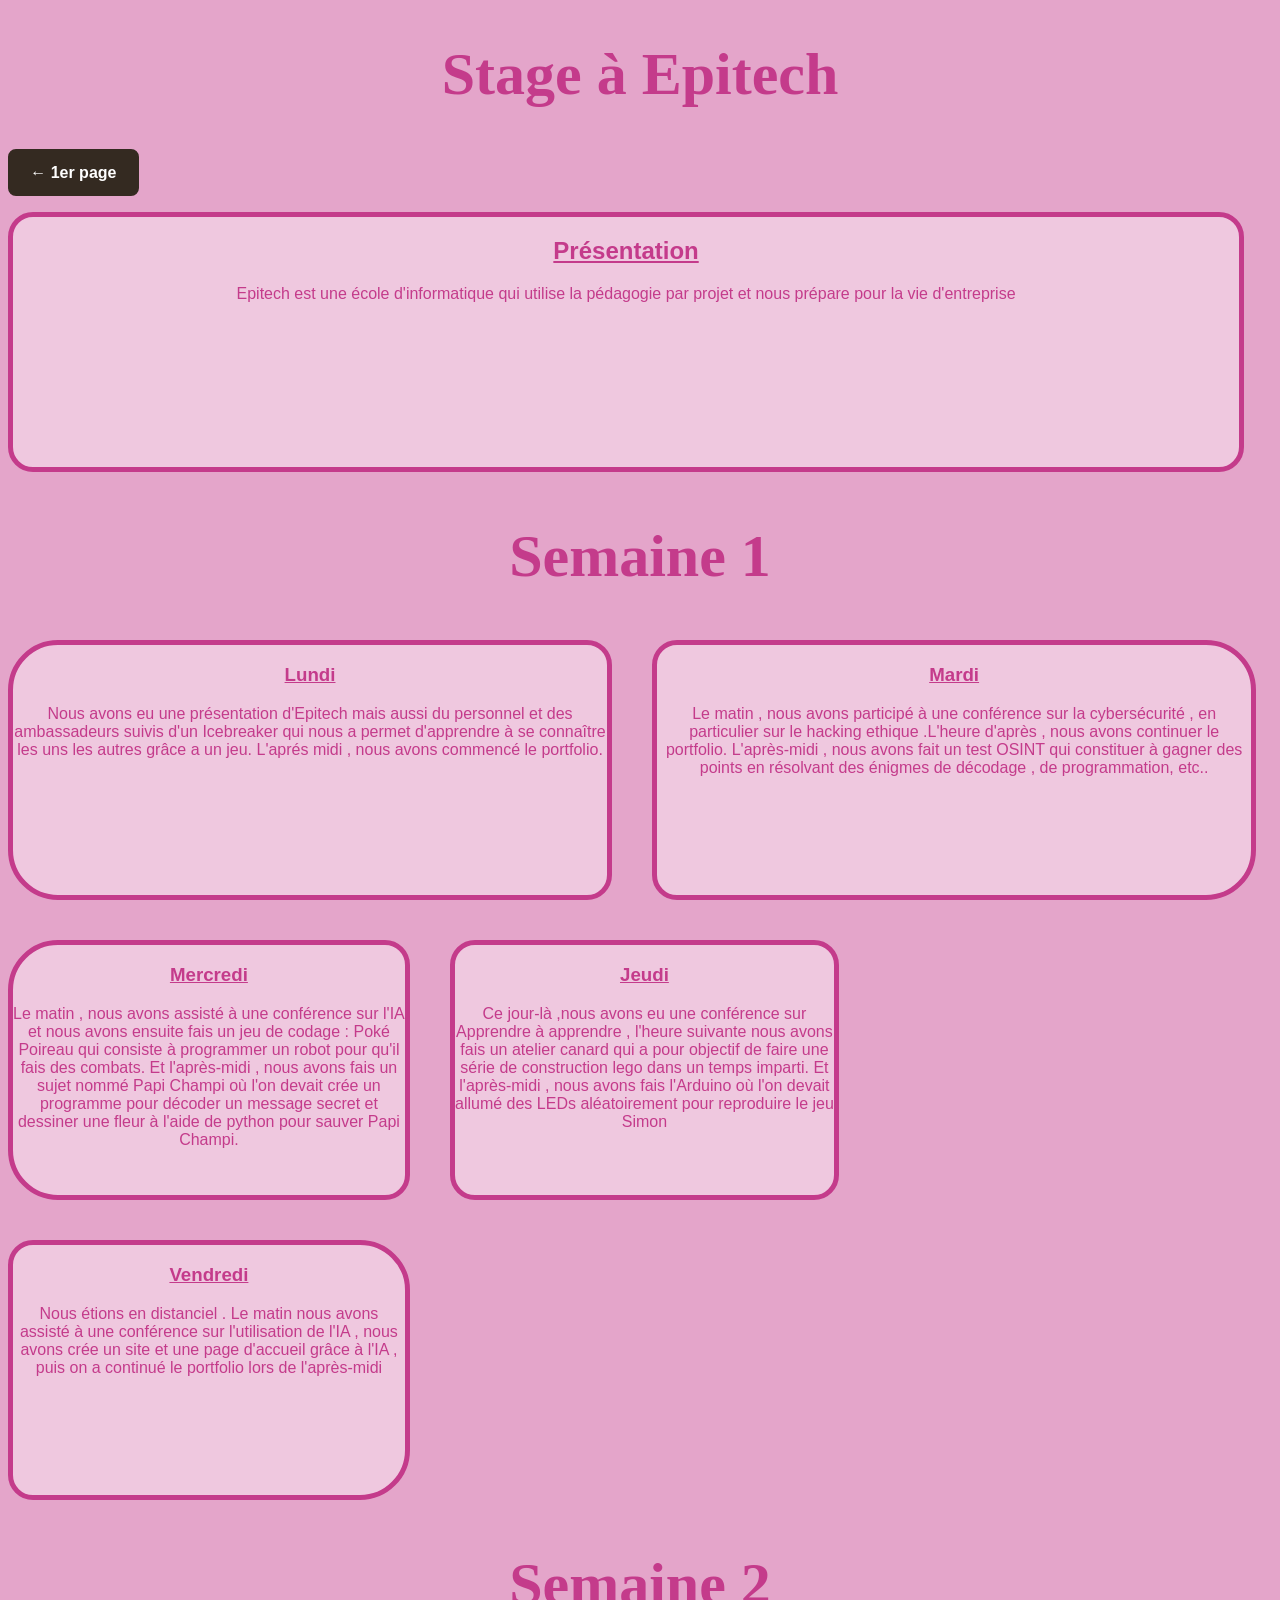
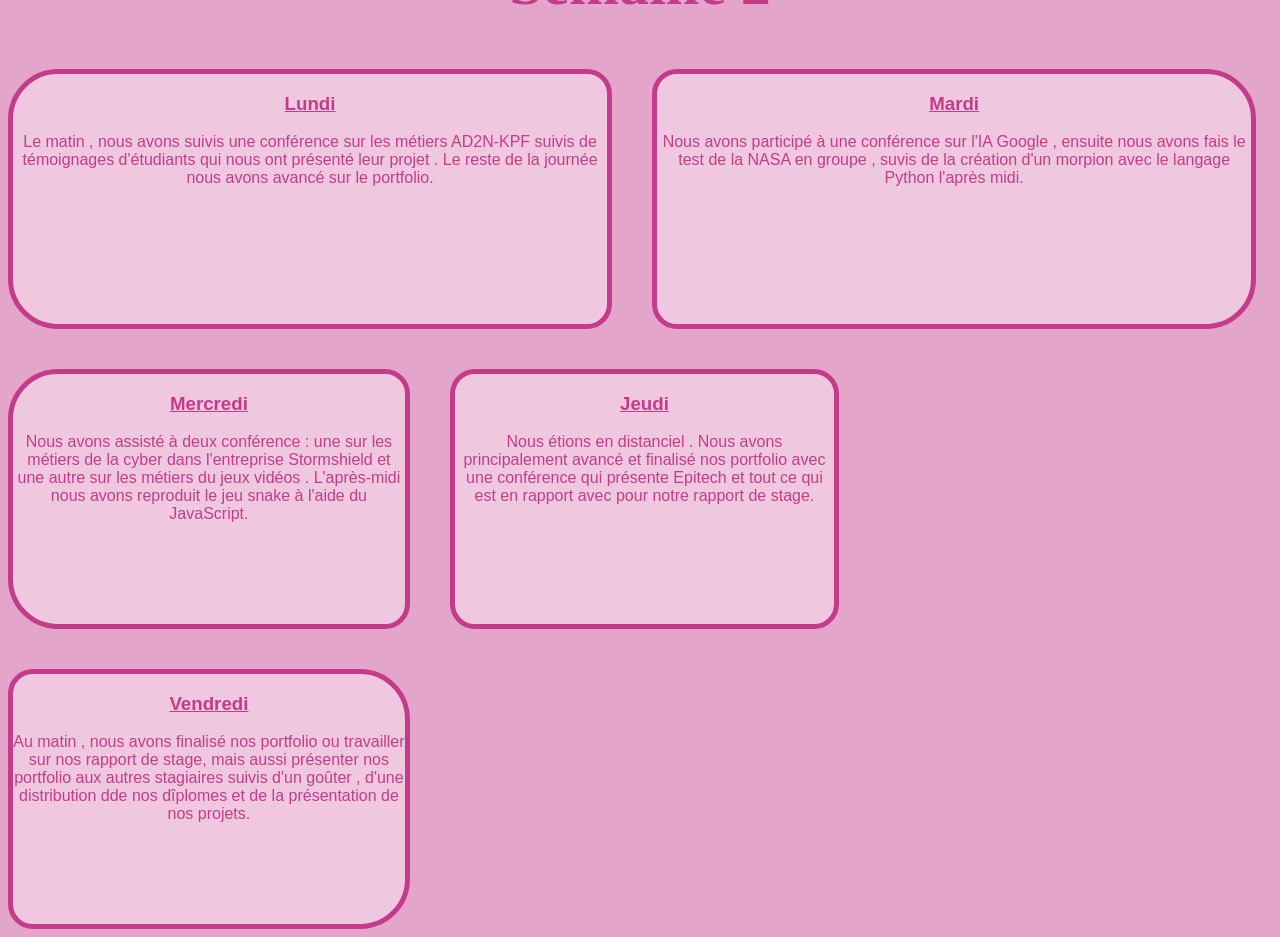
<file: chloe_d_2.html>
<!DOCTYPE html>
<html lang="fr">
  <head >
    <meta charset="UTF-8">
    <meta name="viewport" content="width=device-width, initial-scale=1.0">
    <title>Mon Portfolio - Degand</title>
    <link rel="stylesheet" href="style_Degand.css">
  </head>

  <body class="body2">
    <header class="header2">
        <h1>Stage à Epitech</h1>
    </header>

    <main>
      <section>

        <section>
            <p><a href="chloe_d.html"><button>← 1er page</button></a></p>
        </section>

        <section class="box_présentation">
            <h2><u><strong>Présentation</strong></u></h2>
             <p>Epitech est une école d'informatique qui utilise la pédagogie par projet et nous prépare pour la vie d'entreprise </p>  
        </section>

        <h1 class=" h1">Semaine 1</h1>

        <section class="container2 ">

        <section class = "box_lundi">
        <h3><strong><u>Lundi</u></strong></h3> 
        <p>Nous avons eu une présentation d'Epitech mais aussi du personnel et des ambassadeurs suivis d'un Icebreaker qui nous a permet d'apprendre à se connaître les uns les autres grâce a un jeu. L'aprés midi , nous avons commencé le portfolio.</p>
        </section>

        <section class="box_mardi">
        <h3><strong><u>Mardi</strong></u></h3> 
        <p>Le matin , nous avons participé à une conférence sur la cybersécurité , en particulier sur le hacking ethique .L'heure d'après , nous avons continuer le portfolio. L'après-midi , nous avons fait un test OSINT qui constituer à gagner des points en résolvant des énigmes de décodage , de programmation, etc..</p>
        </section>

        <section class="box_mercredi">
        <h3><strong><u>Mercredi</strong></u></h3>
        <p>Le matin , nous avons assisté à une conférence sur l'IA et nous avons ensuite fais un jeu de codage : Poké Poireau qui consiste à programmer un robot pour qu'il fais des combats. Et l'après-midi , nous avons fais un sujet nommé Papi Champi où l'on devait crée un programme pour décoder un message secret et dessiner une fleur à l'aide de python pour sauver Papi Champi.</p>
        </section>

        <section class="box_jeudi">
        <h3><strong><u>Jeudi</u></strong></h3>
        <p>Ce jour-là ,nous avons eu une conférence sur Apprendre à apprendre , l'heure suivante nous avons fais un atelier canard qui a pour objectif de faire une série de construction lego dans un temps imparti. Et l'après-midi , nous avons fais l'Arduino où l'on devait allumé des LEDs aléatoirement pour reproduire le jeu Simon</p>
        </section>

        <section class = "box_vendredi">
        <h3><u><strong>Vendredi</strong></u></h3>
        <p>Nous étions en distanciel . Le matin nous avons assisté à une conférence sur l'utilisation de l'IA , nous avons crée un site et une page d'accueil grâce à l'IA , puis on a continué le portfolio lors de l'après-midi</p>
        </section>
        </section>

          <h1 class="h1">Semaine 2</h1>
         
          <section class="container2">

        <section class="box_lundi2">
        <h3><u><strong>Lundi</strong></u></h3>  
        <p>Le matin , nous avons suivis une conférence sur les métiers AD2N-KPF suivis de témoignages d'étudiants qui nous ont présenté leur projet . Le reste de la journée nous avons avancé sur le portfolio.</p>  
        </section>

        <section class="box_mardi2">
        <h3><u><strong>Mardi</strong></u></h3> 
        <p>Nous avons participé à une conférence sur l'IA Google , ensuite nous avons fais le test de la NASA en groupe , suvis de la création d'un morpion avec le langage Python l'après midi.</p>
        </section>

        <section class="box_mercredi2">
        <h3><u><strong>Mercredi</strong></u></h3>
        <p>Nous avons assisté à deux conférence : une sur les métiers de la cyber dans l'entreprise Stormshield et une autre sur les métiers du jeux vidéos . L'après-midi nous avons reproduit le jeu snake à l'aide du JavaScript.</p>
        </section>

        <section class="box_jeudi2">
        <h3><u><strong>Jeudi</strong></u></h3>
        <p>Nous étions en distanciel . Nous avons principalement avancé et finalisé nos portfolio avec une conférence qui présente Epitech et tout ce qui est en rapport avec pour notre rapport de stage.</p>
        </section>

        <section class="box_vendredi2">
        <h3><strong><u>Vendredi</u></strong></h3>
        <p>Au matin , nous avons finalisé nos portfolio ou travailler sur nos rapport de stage, mais aussi présenter nos portfolio aux autres stagiaires suivis d'un goûter , d'une distribution dde nos dîplomes et de la présentation de nos projets.</p>
        </section>
        </section>
    </main>
  </body>
</file>
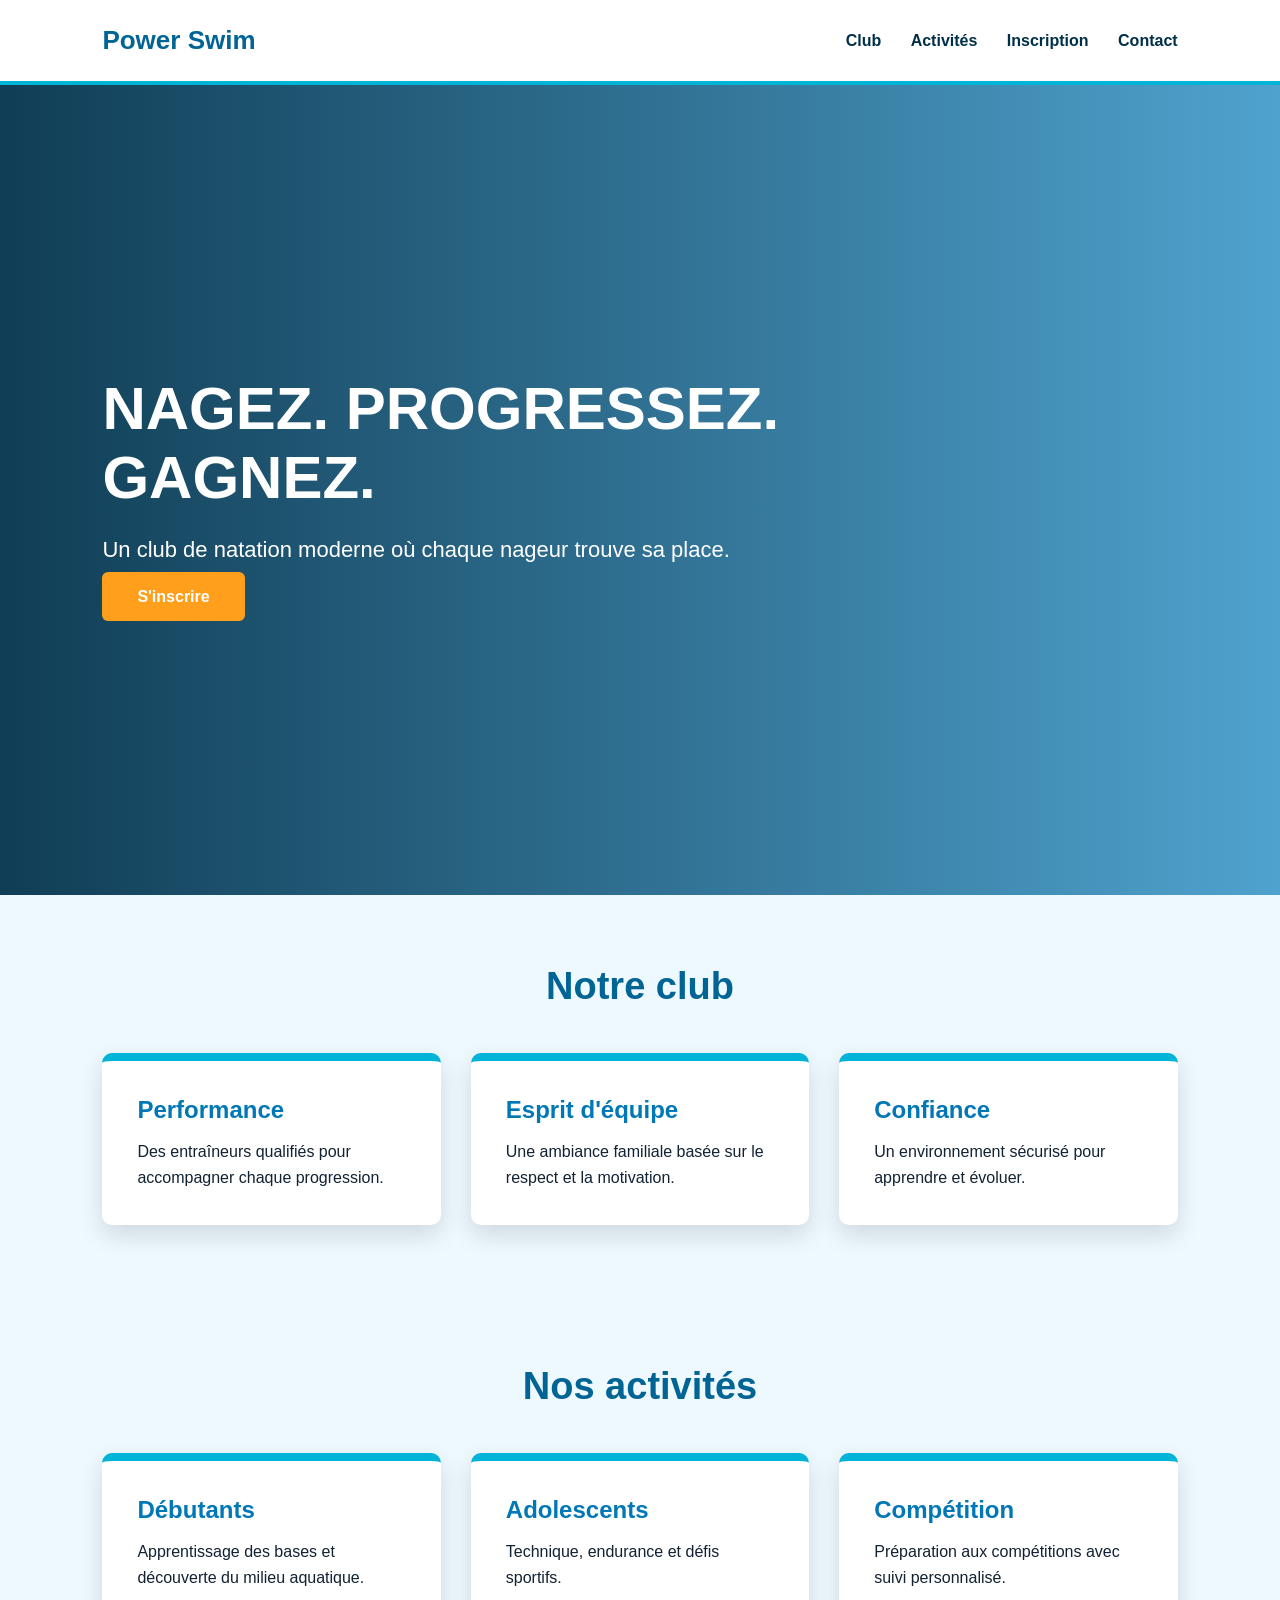
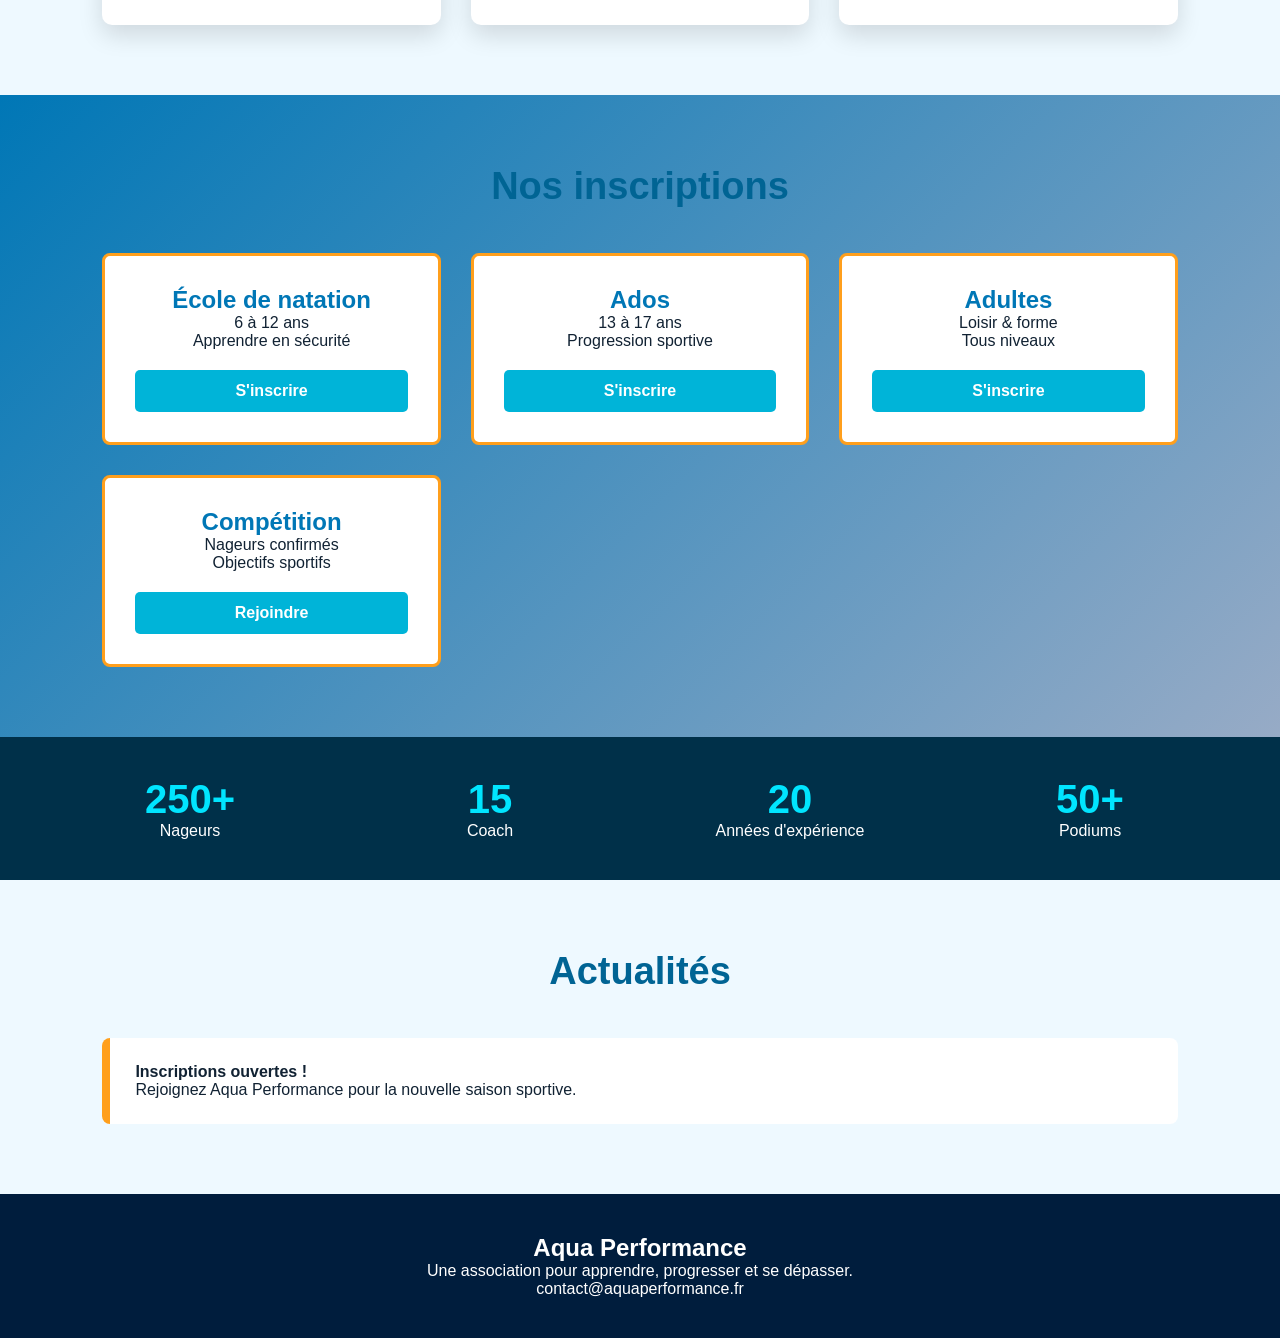
<file: site_IA.html>
<!DOCTYPE html>
<html lang="fr">

<head>

<meta charset="UTF-8">
<meta name="viewport" content="width=device-width, initial-scale=1.0">

<title>Power Swim - Club de Natation</title>


<style>

*{
margin:0;
padding:0;
box-sizing:border-box;
font-family:"Segoe UI",Arial ,sans-serif;
}


body{

background:#eef9ff;
color:#123;

}



/* HEADER */


header{

height:85px;
background:white;

display:flex;
align-items:center;
justify-content:space-between;

padding:0 8%;

border-bottom:4px solid #00b4d8;

position:sticky;
top:0;
z-index:10;

}



.logo{

font-size:26px;
font-weight:900;
color:#006494;

}


nav a{

text-decoration:none;
color:#003049;
font-weight:bold;
margin-left:25px;

}





/* HERO */


.hero{


height:90vh;

display:flex;
align-items:center;

padding:8%;


background:

linear-gradient(
90deg,
#003049ee,
#0077b6aa
),

url("https://images.unsplash.com/photo-1530549387789-4c1017266635")

center/cover;


color:white;

}



.hero h1{

font-size:60px;
max-width:700px;
text-transform:uppercase;

}



.hero p{

font-size:22px;
margin:25px 0;

}



.btn{

background:#ff9f1c;

padding:16px 35px;

border-radius:6px;

color:white;

text-decoration:none;

font-weight:bold;

}




/* SECTIONS */


section{

padding:70px 8%;

}



.title{

text-align:center;

font-size:38px;

color:#006494;

margin-bottom:45px;

}




/* CARTES */


.cards{

display:grid;

grid-template-columns:
repeat(auto-fit,minmax(260px,1fr));

gap:30px;

}




.card{

background:white;

padding:35px;

border-radius:10px;

border-top:8px solid #00b4d8;

box-shadow:
0 10px 25px #0002;


}



.card h3{

color:#0077b6;

font-size:24px;

margin-bottom:15px;

}




.card p{

line-height:1.6;

}





/* INSCRIPTIONS */


.inscription{


background:

linear-gradient(
135deg,
#0077b6,
#97abc6
);


color:white;


}



.offer{


background:white;

color:#123;

padding:30px;

border-radius:8px;

border:3px solid #ff9f1c;

text-align:center;


}



.offer h3{

color:#0077b6;

font-size:24px;

}




.offer a{


display:block;

margin-top:20px;

background:#00b4d8;

color:white;

padding:12px;

border-radius:5px;

text-decoration:none;

font-weight:bold;


}



.offer a:hover{

background:#ff9f1c;

}






/* STATISTIQUES */


.stats{


display:grid;

grid-template-columns:
repeat(auto-fit,minmax(180px,1fr));

background:#003049;

color:white;

text-align:center;

padding:40px;


}


.stats h2{

font-size:40px;

color:#00e5ff;

}





/* ACTUALITES */


.news{

background:#fff;

border-left:8px solid #ff9f1c;

padding:25px;

border-radius:8px;

}





/* FOOTER */


footer{


background:#001d3d;

color:white;

padding:40px;

text-align:center;


}




@media(max-width:700px){


header{

flex-direction:column;

height:auto;

padding:20px;

gap:15px;

}



.hero h1{

font-size:38px;

}


}



</style>


</head>


<body>




<header>


<div class="logo">
 Power Swim
</div>



<nav>

<a href="#club">Club</a>

<a href="#activites">Activités</a>

<a href="#inscription">Inscription</a>

<a href="#contact">Contact</a>


</nav>


</header>





<section class="hero">


<div>


<h1>
Nagez.
Progressez.
Gagnez.
</h1>


<p>

Un club de natation moderne où chaque nageur trouve sa place.

</p>


<a class="btn" href="#inscription">

S'inscrire

</a>


</div>


</section>








<section id="club">


<h2 class="title">

Notre club

</h2>



<div class="cards">


<div class="card">

<h3>
 Performance
</h3>

<p>
Des entraîneurs qualifiés pour accompagner chaque progression.
</p>

</div>



<div class="card">

<h3>
 Esprit d'équipe
</h3>

<p>
Une ambiance familiale basée sur le respect et la motivation.
</p>

</div>



<div class="card">

<h3>
 Confiance
</h3>

<p>
Un environnement sécurisé pour apprendre et évoluer.
</p>

</div>



</div>


</section>









<section id="activites">


<h2 class="title">

 Nos activités

</h2>



<div class="cards">


<div class="card">

<h3>
Débutants
</h3>

<p>
Apprentissage des bases et découverte du milieu aquatique.
</p>

</div>




<div class="card">

<h3>
Adolescents
</h3>

<p>
Technique, endurance et défis sportifs.
</p>

</div>





<div class="card">

<h3>
Compétition
</h3>

<p>
Préparation aux compétitions avec suivi personnalisé.
</p>

</div>


</div>


</section>








<section id="inscription" class="inscription">


<h2 class="title">

 Nos inscriptions

</h2>




<div class="cards">



<div class="offer">

<h3>
École de natation
</h3>

<p>
6 à 12 ans
<br>
Apprendre en sécurité
</p>


<a href="#">
S'inscrire

</a>

</div>




<div class="offer">

<h3>
Ados

</h3>

<p>
13 à 17 ans
<br>
Progression sportive
</p>


<a href="#">
S'inscrire

</a>

</div>




<div class="offer">

<h3>
Adultes

</h3>

<p>
Loisir & forme
<br>
Tous niveaux
</p>


<a href="#">
S'inscrire

</a>

</div>





<div class="offer">

<h3>
Compétition

</h3>

<p>
Nageurs confirmés
<br>
Objectifs sportifs
</p>


<a href="#">
Rejoindre

</a>

</div>




</div>


</section>








<div class="stats">


<div>
<h2>250+</h2>
<p>Nageurs</p>
</div>


<div>
<h2>15</h2>
<p>Coach</p>
</div>


<div>
<h2>20</h2>
<p>Années d'expérience</p>
</div>


<div>
<h2>50+</h2>
<p>Podiums</p>
</div>


</div>








<section>


<h2 class="title">

 Actualités

</h2>


<div class="news">

<b>Inscriptions ouvertes !</b>

<p>
Rejoignez Aqua Performance pour la nouvelle saison sportive.
</p>


</div>


</section>






<footer id="contact">


<h2>
 Aqua Performance
</h2>


<p>
Une association pour apprendre, progresser et se dépasser.
</p>


<p>
contact@aquaperformance.fr
</p>


</footer>



</body>
</html>
</file>
<file: style_Degand.css>
header h1 {
font-family: 'Times New Roman', Times, serif;
font-size: 60px;
color: #296336;
text-align: center;
}

.header2 h1 {
font-family: 'Times New Roman', Times, serif;
font-size: 60px;
color: #C43B8B;
text-align: center;
}

body {  
background-color: #9BD190;
}

.body2{ 
background-color:#E4A5CA ;
}
main {

}
.box {
width: 97%;
height: 250px;
background-color: #9ED9AA;
font-family: sans-serif;
font-size : 40px;
text-align: center;
border-radius: 100px 100px 100px 100px;
border: 2px solid #296336;
border-width: 5px;
font-size: 20px;
color: #226148;
}



.box_qualité {
width: 31%;
height: 250px;
background-color: #9ED9AA;
font-family: sans-serif;
text-align: center;
border-radius: 90px 90px 90px 90px;
border: 2px solid #296336;
border-width: 5px;
color: #226148;

}
.box_loisirs {
width: 31%;
height: 250px;
background-color: #9ED9AA;
font-family: sans-serif;
text-align: center;
border-radius: 90px 90px 90px 90px;
border: 2px solid #296336;
border-width: 5px;
color: #226148;


}


.box_projets {
width: 30%;
height: 250px;
background-color: #9ED9AA;
font-family: sans-serif;
text-align: center;
border-radius: 90px 90px 90px 90px;
border: 2px solid #296336;
border-width: 5px;
color: #226148;


}
.box_compétence{
width:97%;
height: 27%;
background-color: #9ED9AA;
font-family: sans-serif;
text-align: center;
border-radius: 100px 100px 100px 100px;
border: 2px solid #296336;
border-width: 5px;
color: #226148;


}

.box_langues{
width: 48%;
height: 250px;
background-color: #9ED9AA;
font-family: sans-serif;
text-align: center;
border-radius: 90px 90px 90px 90px;
border: 2px solid #296336;
border-width: 5px;
color: #226148;


}

.box_réalisation{
width: 47%;
height: 250px;
background-color: #9ED9AA;
font-family: sans-serif;
text-align: center;
border-radius:90px 90px 90px 90px;
border: 2px solid #296336;
border-width: 5px;
color: #226148;


}


.box_contact {
width: 97%;
height: 250px;
background-color: #9ED9AA;
font-family: sans-serif;
text-align: center;
border-radius: 100px 100px 100px 100px;
border: 2px solid #296336;
border-width: 5px;
color: #226148;


}
button {
  --btn-padding: 0.7em 1.2em;
  --btn-bg: #342a21;
  --btn-color: #ffffff;
  --btn-hover-bg: #4b4b4a;
  --btn-radius: 0.5em;
  --btn-border-width: 3px;

  display: inline-flex;
  align-items: center;
  padding: var(--btn-padding);
  gap: 0.5em;

  background: var(--btn-bg);
  color: var(--btn-color);
  border: var(--btn-border-width) solid var(--btn-bg);
  border-radius: var(--btn-radius);
  font-family: sans-serif;
  font-size: 1em;
  font-weight: 700;
  text-decoration: none;
  cursor: pointer;

  transition: background-color 0.3s ease, color 0.3s ease;
}

.button:hover {
  background: var(--btn-hover-bg);
}

.button2 {
  --btn-padding: 0.7em 1.2em;
  --btn-bg: #342a21;
  --btn-color: #ffffff;
  --btn-hover-bg: #4b4b4a;
  --btn-radius: 0.5em;
  --btn-border-width: 3px;

  display: inline-flex;
  align-items: center;
  padding: var(--btn-padding);
  gap: 0.5em;

  background: var(--btn-bg);
  color: var(--btn-color);
  border: var(--btn-border-width) solid var(--btn-bg);
  border-radius: var(--btn-radius);
  font-family: sans-serif;
  font-size: 1em;
  font-weight: 700;
  text-decoration: none;
  cursor: pointer;

  transition: background-color 0.3s ease, color 0.3s ease;
  position: absolute;
left:0%;
top: 167%;
margin-bottom: 5%;
}

.container{
   flex-direction: row ;
   display: flex;
   gap: 40px;
   flex-wrap: wrap;
}
.box_lundi {
width: 47%;
height: 250px;
background-color: #EFC8DF;
font-family: sans-serif;
text-align: center;
border-radius: 50px 25px 25px 50px;
border: 2px solid #C43B8B;
border-width: 5px;
color: #C43B8B;
}

.box_mardi {
width: 47%;
height: 250px;
background-color: #EFC8DF;
font-family: sans-serif;
text-align: center;
border-radius:  25px 50px 50px 25px ;
border: 2px solid #C43B8B;
border-width: 5px;
color: #C43B8B;
}

.box_mercredi {
width: 31%;
height: 250px;
background-color: #EFC8DF;
font-family: sans-serif;
text-align: center;
border-radius: 50px 25px 25px 50px;
border: 2px solid #C43B8B;
border-width: 5px;
color: #C43B8B;
}

.box_jeudi{
width:30%;
height: 250px;
background-color: #EFC8DF;
font-family: sans-serif;
text-align: center;
border-radius: 25px 25px 25px 25px;
border: 2px solid #C43B8B;
border-width: 5px;
color: #C43B8B;
}

.box_vendredi {
width: 31%;
height: 250px;
background-color: #EFC8DF;
font-family: sans-serif;
text-align: center;
border-radius: 25px 50px 50px 25px;
border: 2px solid #C43B8B;
border-width: 5px;
color: #C43B8B;
}

.box_lundi2 {
width:47%;
height: 250px;
background-color: #EFC8DF;
font-family: sans-serif;
text-align: center;
border-radius: 50px 25px 25px 50px;
border: 2px solid #C43B8B;
border-width: 5px;
color: #C43B8B;
}

.box_mardi2 {
width: 47%;
height: 250px;
background-color: #EFC8DF;
font-family: sans-serif;
text-align: center;
border-radius: 25px 50px 50px 25px;
border: 2px solid #C43B8B;
border-width: 5px;
color: #C43B8B;
}

.box_mercredi2 {
width: 31%;
height: 250px;
background-color: #EFC8DF;
font-family: sans-serif;
text-align: center;
border-radius: 50px 25px 25px 50px;
border: 2px solid #C43B8B;
border-width: 5px;
color: #C43B8B;
}

.box_jeudi2 {
width: 30%;
height: 250px;
background-color: #EFC8DF;
font-family: sans-serif;
text-align: center;
border-radius: 25px 25px 25px 25px;
border: 2px solid #C43B8B;
border-width: 5px;
color: #C43B8B;
}

.box_vendredi2 {
width: 31%;
height: 250px;
background-color: #EFC8DF;
font-family: sans-serif;
text-align: center;
border-radius: 25px 50px 50px 25px;
border: 2px solid #C43B8B;
border-width: 5px;
color: #C43B8B;
}
.container2{
   flex-direction: row;
   display: flex;
   gap: 40px;
   flex-wrap: wrap;
}

.box_présentation {
width: 97%;
height: 250px;
background-color: #EFC8DF;
font-family: sans-serif;
text-align: center;
border-radius: 25px;
border: 2px solid #C43B8B;
border-width: 5px;
color: #C43B8B;
}

.h1{
font-family: 'Times New Roman', Times, serif;
font-size: 60px;
color: #C43B8B;
text-align: center;
}
</file>
